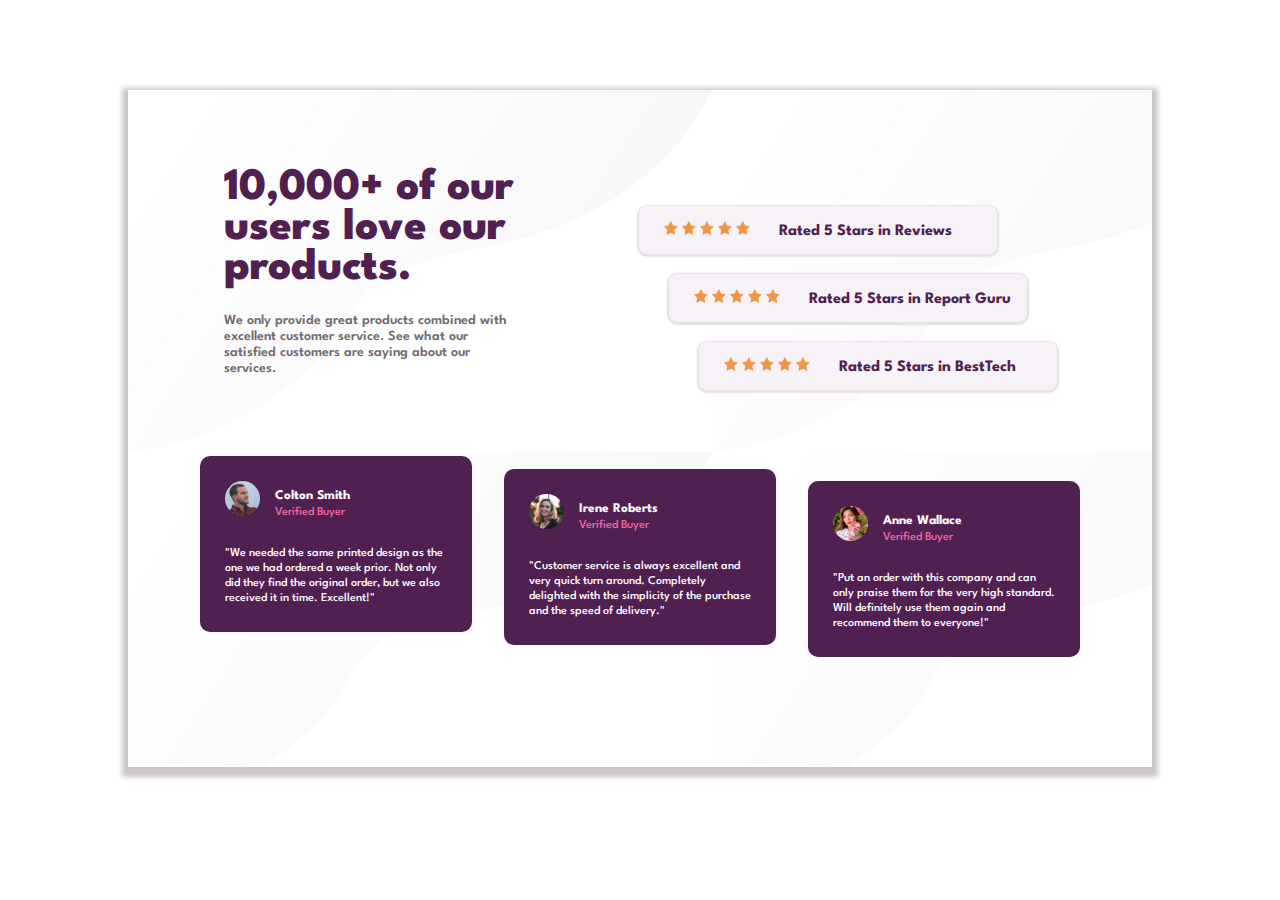
<file: index.html>
<!DOCTYPE html>
<html lang="en">
  <head>
    <meta charset="UTF-8" />
    <meta name="viewport" content="width=device-width, initial-scale=1.0" />
    <!-- displays site properly based on user's device -->

    <link rel="icon" type="image/png" sizes="32x32" href="./images/favicon-32x32.png" />
    <link rel="stylesheet" href="style.css">
    <link rel="stylesheet" href="font-awesome/css/all.css">

    <title>Frontend Mentor | Social proof section</title>

    <!-- Feel free to remove these styles or customise in your own stylesheet 👍 -->
    <!-- <style>
      .attribution {
        font-size: 11px;
        text-align: center;
      }
      .attribution a {
        color: hsl(228, 45%, 44%);
      } -->
    </style>
  </head>
  <body >
    <main class="main-container">

      <!-- <div class="bg-pattern">
      </div> -->

      <!-- container starts here -->
      <div class="container">
        <div class="content-section">
          <h1 class="heading-part">10,000+ of our users love our products.</h1>
          <p class="heading-paragraph">
            We only provide great products combined with excellent customer service.
            See what our satisfied customers are saying about our services.
          </p>
        </div>

        <!--Rated section-->
        <div class="stars-section">
          <div class="stars-box ">
            <img src="/images/icon-star.svg" class="star-icon" alt="">
            <img src="/images/icon-star.svg" class="star-icon" alt="">
            <img src="/images/icon-star.svg" class="star-icon" alt="">
            <img src="/images/icon-star.svg" class="star-icon" alt="">
            <img src="/images/icon-star.svg" class="star-icon lastone" alt="">
            Rated 5 Stars in Reviews
          </div>

          <div class="stars-box second">
            <img src="/images/icon-star.svg" class="star-icon" alt="">
            <img src="/images/icon-star.svg" class="star-icon" alt="">
            <img src="/images/icon-star.svg" class="star-icon" alt="">
            <img src="/images/icon-star.svg" class="star-icon" alt="">
            <img src="/images/icon-star.svg" class="star-icon lastone" alt="">
            Rated 5 Stars in Report Guru
          </div>
          <div class="stars-box third">
            <img src="/images/icon-star.svg" class="star-icon" alt="">
            <img src="/images/icon-star.svg" class="star-icon" alt="">
            <img src="/images/icon-star.svg" class="star-icon" alt="">
            <img src="/images/icon-star.svg" class="star-icon" alt="">
            <img src="/images/icon-star.svg" class="star-icon lastone" alt="">
            Rated 5 Stars in BestTech
          </div>
        </div>
        

      <!--CARD SECTIONS STARTS HERE-->
      <div class="testimonial-container">

          <div class="card colton-card">
            <div class="heading">
              <img src="/images/image-colton.jpg" class="card-photo" alt="profile image">
              <div>
                <h5 class="card-name" >
                  Colton Smith
                </h5>
                <p class="verified"> 
                  Verified Buyer
                </p>
              </div>
            </div>
                <p class="testimonial_statement">
                  "We needed the same printed design as the one we had ordered a week prior.
                  Not only did they find the original order, but we also received it in time.
                  Excellent!"
                </p>
          </div>
            
           
          <div class="card irene-card">
            <div class="heading">
              <img src="/images/image-irene.jpg" class="card-photo" alt="profile image">
              <div>
                <h5 class="card-name" >
                  Irene Roberts
                </h5>
                <p class="verified"> 
                  Verified Buyer
                </p>
              </div>
            </div>
                <p class="testimonial_statement">
                  "Customer service is always excellent and very quick turn around. Completely
                  delighted with the simplicity of the purchase and the speed of delivery."
                  
                </p>
          </div>
          
          <div class="card anne-card">
            <div class="heading">
              <img src="/images/image-anne.jpg" class="card-photo" alt="profile image">
              <div>
                <h5 class="card-name">
                  Anne Wallace 
                </h5>
                <p class="verified"> 
                  Verified Buyer
                </p>
              </div>
            </div>
                <p class="testimonial_statement">
                  "Put an order with this company and can only praise them for the very high
                   standard. Will definitely use them again and recommend them to everyone!"
                </p>

          </div>
      </div>
              

          <!-- <div class="card daniel_card">
                  <div class="heading">
                    <img src="./images/image-daniel.jpg" alt="profile image" name="daniel" class="card_photo">
                    <div>
                      <h5 class="card_name">
                        Daniel Clifford 
                      </h5>`
                      <p class="verified">
                        Verified Graduate
                      </p>
                    </div>
                  </div>
                  <h4 class="card_quote">
                    I received a job offer mid-course, and the subjects I learned were current, if not more so, 
                    in the company I joined. I honestly feel I got every penny’s worth.
                  </h4>
                  <p class="testimonial_statement">
                    “ I was an EMT for many years before I joined the bootcamp. I’ve been looking to make a 
                    transition and have heard some people who had an amazing experience here. I signed up 
                    for the free intro course and found it incredibly fun! I enrolled shortly thereafter. 
                    The next 12 weeks was the best - and most grueling - time of my life. Since completing 
                    the course, I’ve successfully switched careers, working as a Software Engineer at a VR startup. ”
                  </p>
                </div> -->
                
            </div>
          </div>

   

      
      
      
      
      
      
      
    
    
     
    
      <!-- <div class="attribution">
        Challenge by
        <a href="https://www.frontendmentor.io?ref=challenge" target="_blank"
          >Frontend Mentor</a
        >. Coded by <a href="#">Your Name Here</a>.
      </div> -->
      </div>
    </main>
  </body>
</html>
</file>
<file: style.css>
@import url('https://fonts.googleapis.com/css2?family=League+Spartan:wght@200;300;400;500;600;700;800;900&display=swap');


*{
    padding: 0;
    margin: 0;
    box-sizing: border-box;
}

.main-container{
    width: 100%;
    height: auto;
    background-color: none;
    font-family: 'League Spartan', sans-serif;
    display: flex;
    align-items: center;
    justify-content: center; 
}

.container{
    background: url(/images/bg-pattern-top-desktop.svg);
    width: 80%;
    height: 90%;
    top: 10%;
    bottom: 10%;
    display: flex;
    flex-wrap: wrap;
    gap: 15%;
    justify-content: center;
    align-items: center;
    margin-top: 7%;
    box-shadow: 0 4px 5px 6px rgb(204, 198, 198);
}

.content-section{
    width: 30%;
    height: 35%;
    margin-top: -4%;
    margin-left: 5rem; 
    /* border: 2px solid red; */
    display: grid;
    
}

.heading-part{
    font-size: 45px;
    font-weight: 800; 
    line-height: 40px;
    padding: 5px;
    color: hsl(300, 43%, 22%);
}

.heading-paragraph{
    color: hsl(300, 3%, 43%);
    font-size: 14px;
    line-height: 16px;
    font-weight: 600;
    margin-top: 15px;
    padding: 5px;
}

p{
    font-size: 12px;
    font-weight: 500;  
}

.stars-section{
    width: 50%;
    min-height: 50%;
    /* border: 2px solid red; */
    margin-left: -5%;
    margin-top: 7rem;
    margin-bottom: 10%;
}

.stars-box{
    width: 70%;
    height: 12%;
    /* border: 2px solid red; */
    margin: 4px 2px 4px 10px;
    padding: 10px 15px 7px 12px;
    background-color: hsl(300, 24%, 96%);
    border-radius: 8px;
    -webkit-border-radius: 8px;
    -moz-border-radius: 8px;
    -ms-border-radius: 8px;
    -o-border-radius: 8px;
    padding: 15px 0px 15px 25px;
    color: hsl(300, 43%, 22%);
    font-weight: 700;
    box-shadow: 0 1px 2px 2px rgb(231, 224, 224);
}

.second{
    margin-left: 40px;
    margin-top: 20px;
}

.third{
    margin-left: 70px;
    margin-top: 20px;
}

.star-icon{
    width: 14px;
    height: 14px;
    /* padding: 5px, 35px 5px 0px; */
}

.lastone{
    margin-right: 25px;
}
.testimonial-container{
    width: 55rem;
    height: 15rem;
    margin-top: -7%;
    margin-bottom: 10%;
    display: flex;
    flex-wrap: wrap;
    align-items: center;
    justify-content: space-between;
    /* border: 2px solid red; */  
}

.card{
    width: 17rem;
    height: 11rem;
    /* border: 1px solid red; */
    background-color: hsl(300, 43%, 22%);
    /* display: flex;
    gap: 20%; */
    /* margin-left: 10%;
    margin-top: 30px; */
    border-radius: 10px;
    -webkit-border-radius: 10px;
    -moz-border-radius: 10px;
    -ms-border-radius: 10px;
    -o-border-radius: 10px;
}

.heading{
    

}
.heading div{
    margin-left: 75px;
    margin-top: -50px;
    display:grid;  
}

.card-photo{
    width: 35px;
    height: 35px;
    margin: 25px 0px 0px 25px;

    border-radius: 50px;
    -webkit-border-radius: 50px;
    -moz-border-radius: 50px;
    -ms-border-radius: 50px;
    -o-border-radius: 50px;
}
.card-name{
    color: hsl(0, 0%, 100%);
    margin: 20px 0px 0px 0px;
    font-family: 'League Spartan', sans-serif;
}


.verified{
    color: hsl(333, 80%, 67%);
    margin: 5px 0px 0px 0px;
    font-family: 'League Spartan', sans-serif;
}

.testimonial_statement{
    margin-top: 3px;
    color:hsl(0, 0%, 100%);
    line-height: 15px;
    padding: 25px;
    font-family: 'League Spartan', sans-serif;
}

.irene-card{
    margin-top: 25px;
}

.anne-card{
    margin-top: 50px;
}

@media screen and (max-width: 580px) {
    .container{
        width: 100%;
        height: fit-content;
        display: grid;
        /* align-items: center; */
        justify-items: center;
        
    }

    .content-section{
        min-width: 50%;
        height: 35%;
        top: 50%;
        margin-left: -3%; 
        /* border: 2px solid red; */
        padding: 15px;
        text-align: center;
        
    }
    
    .heading-paragraph{
        line-height: 22px;
        font-size: 18px;
    }

    .stars-section{
        margin-left: 12%;
        margin-top: 10%;
    }

    .second{
        margin-left: 2%;
    }
    
    .third{
        margin-left: 2%;
    }

    .star-icon{
        /* text-align: center;{ */
        
    }

    .testimonial-container{
        display: grid;
        justify-items: center;
        align-items: center;
        margin-left: 67%;
    }
  
  }
</file>
